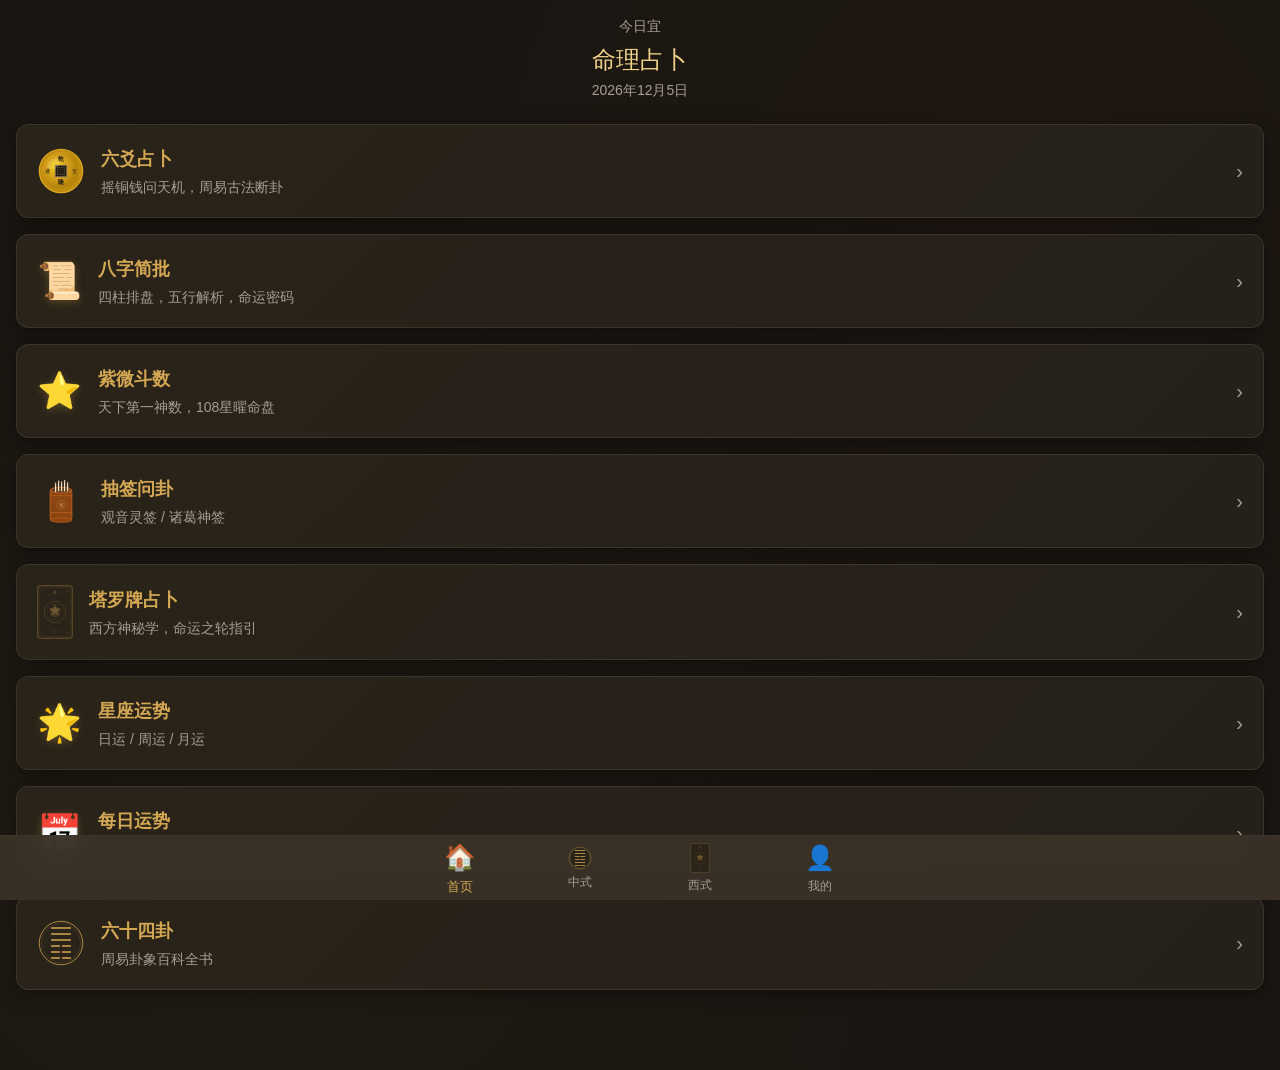
<file: app/src/main/assets/www/index.html>
<!DOCTYPE html>
<html lang="zh-CN">
  <head>
    <script type="module" crossorigin src="./assets/polyfills-Ccv0J010.js"></script>

    <meta charset="UTF-8" />
    <meta name="viewport" content="width=device-width, initial-scale=1.0, maximum-scale=1.0, user-scalable=no" />
    <meta name="theme-color" content="#1a1611" />
    <meta name="apple-mobile-web-app-capable" content="yes" />
    <meta name="apple-mobile-web-app-status-bar-style" content="black-translucent" />
    <title>命理占卜</title>
    <link rel="icon" href="./favicon.svg" />
    <link rel="manifest" href="./manifest.json" />


    <script type="module" crossorigin src="./assets/index-m5pdRp-6.js"></script>
    <link rel="stylesheet" crossorigin href="./assets/index-DjqcMFC4.css">
    <script type="module">import'data:text/javascript,if(!import.meta.resolve)throw Error("import.meta.resolve not supported")';import.meta.url;import("_").catch(()=>1);(async function*(){})().next();window.__vite_is_modern_browser=true</script>
    <script type="module">!function(){if(window.__vite_is_modern_browser)return;console.warn("vite: loading legacy chunks, syntax error above and the same error below should be ignored");var e=document.getElementById("vite-legacy-polyfill"),n=document.createElement("script");n.src=e.src,n.onload=function(){System.import(document.getElementById('vite-legacy-entry').getAttribute('data-src'))},document.body.appendChild(n)}();</script>
  </head>
  <body>
    <div id="root"></div>
    <script nomodule>!function(){var e=document,t=e.createElement("script");if(!("noModule"in t)&&"onbeforeload"in t){var n=!1;e.addEventListener("beforeload",(function(e){if(e.target===t)n=!0;else if(!e.target.hasAttribute("nomodule")||!n)return;e.preventDefault()}),!0),t.type="module",t.src=".",e.head.appendChild(t),t.remove()}}();</script>
    <script nomodule crossorigin id="vite-legacy-polyfill" src="./assets/polyfills-legacy-n7uCTvap.js"></script>
    <script nomodule crossorigin id="vite-legacy-entry" data-src="./assets/index-legacy-ChHw6uJR.js">System.import(document.getElementById('vite-legacy-entry').getAttribute('data-src'))</script>
  </body>
</html>
</file>
<file: app/src/main/assets/www/assets/index-DjqcMFC4.css>
*,:before,:after{--tw-border-spacing-x: 0;--tw-border-spacing-y: 0;--tw-translate-x: 0;--tw-translate-y: 0;--tw-rotate: 0;--tw-skew-x: 0;--tw-skew-y: 0;--tw-scale-x: 1;--tw-scale-y: 1;--tw-pan-x: ;--tw-pan-y: ;--tw-pinch-zoom: ;--tw-scroll-snap-strictness: proximity;--tw-gradient-from-position: ;--tw-gradient-via-position: ;--tw-gradient-to-position: ;--tw-ordinal: ;--tw-slashed-zero: ;--tw-numeric-figure: ;--tw-numeric-spacing: ;--tw-numeric-fraction: ;--tw-ring-inset: ;--tw-ring-offset-width: 0px;--tw-ring-offset-color: #fff;--tw-ring-color: rgb(59 130 246 / .5);--tw-ring-offset-shadow: 0 0 #0000;--tw-ring-shadow: 0 0 #0000;--tw-shadow: 0 0 #0000;--tw-shadow-colored: 0 0 #0000;--tw-blur: ;--tw-brightness: ;--tw-contrast: ;--tw-grayscale: ;--tw-hue-rotate: ;--tw-invert: ;--tw-saturate: ;--tw-sepia: ;--tw-drop-shadow: ;--tw-backdrop-blur: ;--tw-backdrop-brightness: ;--tw-backdrop-contrast: ;--tw-backdrop-grayscale: ;--tw-backdrop-hue-rotate: ;--tw-backdrop-invert: ;--tw-backdrop-opacity: ;--tw-backdrop-saturate: ;--tw-backdrop-sepia: ;--tw-contain-size: ;--tw-contain-layout: ;--tw-contain-paint: ;--tw-contain-style: }::backdrop{--tw-border-spacing-x: 0;--tw-border-spacing-y: 0;--tw-translate-x: 0;--tw-translate-y: 0;--tw-rotate: 0;--tw-skew-x: 0;--tw-skew-y: 0;--tw-scale-x: 1;--tw-scale-y: 1;--tw-pan-x: ;--tw-pan-y: ;--tw-pinch-zoom: ;--tw-scroll-snap-strictness: proximity;--tw-gradient-from-position: ;--tw-gradient-via-position: ;--tw-gradient-to-position: ;--tw-ordinal: ;--tw-slashed-zero: ;--tw-numeric-figure: ;--tw-numeric-spacing: ;--tw-numeric-fraction: ;--tw-ring-inset: ;--tw-ring-offset-width: 0px;--tw-ring-offset-color: #fff;--tw-ring-color: rgb(59 130 246 / .5);--tw-ring-offset-shadow: 0 0 #0000;--tw-ring-shadow: 0 0 #0000;--tw-shadow: 0 0 #0000;--tw-shadow-colored: 0 0 #0000;--tw-blur: ;--tw-brightness: ;--tw-contrast: ;--tw-grayscale: ;--tw-hue-rotate: ;--tw-invert: ;--tw-saturate: ;--tw-sepia: ;--tw-drop-shadow: ;--tw-backdrop-blur: ;--tw-backdrop-brightness: ;--tw-backdrop-contrast: ;--tw-backdrop-grayscale: ;--tw-backdrop-hue-rotate: ;--tw-backdrop-invert: ;--tw-backdrop-opacity: ;--tw-backdrop-saturate: ;--tw-backdrop-sepia: ;--tw-contain-size: ;--tw-contain-layout: ;--tw-contain-paint: ;--tw-contain-style: }*,:before,:after{box-sizing:border-box;border-width:0;border-style:solid;border-color:#e5e7eb}:before,:after{--tw-content: ""}html,:host{line-height:1.5;-webkit-text-size-adjust:100%;-moz-tab-size:4;-o-tab-size:4;tab-size:4;font-family:PingFang SC,Microsoft YaHei,sans-serif;font-feature-settings:normal;font-variation-settings:normal;-webkit-tap-highlight-color:transparent}body{margin:0;line-height:inherit}hr{height:0;color:inherit;border-top-width:1px}abbr:where([title]){-webkit-text-decoration:underline dotted;text-decoration:underline dotted}h1,h2,h3,h4,h5,h6{font-size:inherit;font-weight:inherit}a{color:inherit;text-decoration:inherit}b,strong{font-weight:bolder}code,kbd,samp,pre{font-family:ui-monospace,SFMono-Regular,Menlo,Monaco,Consolas,Liberation Mono,Courier New,monospace;font-feature-settings:normal;font-variation-settings:normal;font-size:1em}small{font-size:80%}sub,sup{font-size:75%;line-height:0;position:relative;vertical-align:baseline}sub{bottom:-.25em}sup{top:-.5em}table{text-indent:0;border-color:inherit;border-collapse:collapse}button,input,optgroup,select,textarea{font-family:inherit;font-feature-settings:inherit;font-variation-settings:inherit;font-size:100%;font-weight:inherit;line-height:inherit;letter-spacing:inherit;color:inherit;margin:0;padding:0}button,select{text-transform:none}button,input:where([type=button]),input:where([type=reset]),input:where([type=submit]){-webkit-appearance:button;background-color:transparent;background-image:none}:-moz-focusring{outline:auto}:-moz-ui-invalid{box-shadow:none}progress{vertical-align:baseline}::-webkit-inner-spin-button,::-webkit-outer-spin-button{height:auto}[type=search]{-webkit-appearance:textfield;outline-offset:-2px}::-webkit-search-decoration{-webkit-appearance:none}::-webkit-file-upload-button{-webkit-appearance:button;font:inherit}summary{display:list-item}blockquote,dl,dd,h1,h2,h3,h4,h5,h6,hr,figure,p,pre{margin:0}fieldset{margin:0;padding:0}legend{padding:0}ol,ul,menu{list-style:none;margin:0;padding:0}dialog{padding:0}textarea{resize:vertical}input::-moz-placeholder,textarea::-moz-placeholder{opacity:1;color:#9ca3af}input::placeholder,textarea::placeholder{opacity:1;color:#9ca3af}button,[role=button]{cursor:pointer}:disabled{cursor:default}img,svg,video,canvas,audio,iframe,embed,object{display:block;vertical-align:middle}img,video{max-width:100%;height:auto}[hidden]:where(:not([hidden=until-found])){display:none}.pointer-events-none{pointer-events:none}.fixed{position:fixed}.absolute{position:absolute}.relative{position:relative}.sticky{position:sticky}.inset-0{top:0;right:0;bottom:0;left:0}.bottom-0{bottom:0}.left-0{left:0}.left-3{left:.75rem}.right-0{right:0}.right-2{right:.5rem}.top-0{top:0}.top-1\/2{top:50%}.top-2{top:.5rem}.z-10{z-index:10}.z-20{z-index:20}.z-40{z-index:40}.z-50{z-index:50}.mx-auto{margin-left:auto;margin-right:auto}.-ml-2{margin-left:-.5rem}.mb-1{margin-bottom:.25rem}.mb-2{margin-bottom:.5rem}.mb-3{margin-bottom:.75rem}.mb-4{margin-bottom:1rem}.mb-6{margin-bottom:1.5rem}.ml-2{margin-left:.5rem}.mt-1{margin-top:.25rem}.mt-2{margin-top:.5rem}.mt-4{margin-top:1rem}.mt-6{margin-top:1.5rem}.line-clamp-1{overflow:hidden;display:-webkit-box;-webkit-box-orient:vertical;-webkit-line-clamp:1}.block{display:block}.flex{display:flex}.grid{display:grid}.h-10{height:2.5rem}.h-12{height:3rem}.h-16{height:4rem}.h-2{height:.5rem}.h-20{height:5rem}.h-24{height:6rem}.h-4{height:1rem}.h-40{height:10rem}.h-48{height:12rem}.h-80{height:20rem}.h-full{height:100%}.max-h-60{max-height:15rem}.min-h-screen{min-height:100vh}.w-10{width:2.5rem}.w-12{width:3rem}.w-16{width:4rem}.w-4{width:1rem}.w-8{width:2rem}.w-full{width:100%}.min-w-0{min-width:0px}.max-w-lg{max-width:32rem}.max-w-sm{max-width:24rem}.flex-1{flex:1 1 0%}.flex-shrink-0,.shrink-0{flex-shrink:0}.-translate-y-1\/2{--tw-translate-y: -50%;transform:translate(var(--tw-translate-x),var(--tw-translate-y)) rotate(var(--tw-rotate)) skew(var(--tw-skew-x)) skewY(var(--tw-skew-y)) scaleX(var(--tw-scale-x)) scaleY(var(--tw-scale-y))}.scale-105{--tw-scale-x: 1.05;--tw-scale-y: 1.05;transform:translate(var(--tw-translate-x),var(--tw-translate-y)) rotate(var(--tw-rotate)) skew(var(--tw-skew-x)) skewY(var(--tw-skew-y)) scaleX(var(--tw-scale-x)) scaleY(var(--tw-scale-y))}.transform{transform:translate(var(--tw-translate-x),var(--tw-translate-y)) rotate(var(--tw-rotate)) skew(var(--tw-skew-x)) skewY(var(--tw-skew-y)) scaleX(var(--tw-scale-x)) scaleY(var(--tw-scale-y))}@keyframes pulse{50%{opacity:.5}}.animate-pulse{animation:pulse 2s cubic-bezier(.4,0,.6,1) infinite}.cursor-pointer{cursor:pointer}.resize-none{resize:none}.grid-cols-2{grid-template-columns:repeat(2,minmax(0,1fr))}.grid-cols-3{grid-template-columns:repeat(3,minmax(0,1fr))}.grid-cols-4{grid-template-columns:repeat(4,minmax(0,1fr))}.flex-col{flex-direction:column}.flex-wrap{flex-wrap:wrap}.items-start{align-items:flex-start}.items-center{align-items:center}.justify-center{justify-content:center}.justify-between{justify-content:space-between}.justify-around{justify-content:space-around}.gap-2{gap:.5rem}.gap-3{gap:.75rem}.gap-4{gap:1rem}.-space-x-4>:not([hidden])~:not([hidden]){--tw-space-x-reverse: 0;margin-right:calc(-1rem * var(--tw-space-x-reverse));margin-left:calc(-1rem * calc(1 - var(--tw-space-x-reverse)))}.space-y-2>:not([hidden])~:not([hidden]){--tw-space-y-reverse: 0;margin-top:calc(.5rem * calc(1 - var(--tw-space-y-reverse)));margin-bottom:calc(.5rem * var(--tw-space-y-reverse))}.space-y-3>:not([hidden])~:not([hidden]){--tw-space-y-reverse: 0;margin-top:calc(.75rem * calc(1 - var(--tw-space-y-reverse)));margin-bottom:calc(.75rem * var(--tw-space-y-reverse))}.space-y-4>:not([hidden])~:not([hidden]){--tw-space-y-reverse: 0;margin-top:calc(1rem * calc(1 - var(--tw-space-y-reverse)));margin-bottom:calc(1rem * var(--tw-space-y-reverse))}.space-y-6>:not([hidden])~:not([hidden]){--tw-space-y-reverse: 0;margin-top:calc(1.5rem * calc(1 - var(--tw-space-y-reverse)));margin-bottom:calc(1.5rem * var(--tw-space-y-reverse))}.divide-y>:not([hidden])~:not([hidden]){--tw-divide-y-reverse: 0;border-top-width:calc(1px * calc(1 - var(--tw-divide-y-reverse)));border-bottom-width:calc(1px * var(--tw-divide-y-reverse))}.divide-border>:not([hidden])~:not([hidden]){--tw-divide-opacity: 1;border-color:rgb(61 53 41 / var(--tw-divide-opacity, 1))}.overflow-hidden{overflow:hidden}.overflow-x-auto{overflow-x:auto}.overflow-y-auto{overflow-y:auto}.truncate{overflow:hidden;text-overflow:ellipsis;white-space:nowrap}.whitespace-nowrap{white-space:nowrap}.whitespace-pre-wrap{white-space:pre-wrap}.rounded{border-radius:.25rem}.rounded-2xl{border-radius:1rem}.rounded-full{border-radius:9999px}.rounded-lg{border-radius:.5rem}.rounded-xl{border-radius:.75rem}.border{border-width:1px}.border-2{border-width:2px}.border-b{border-bottom-width:1px}.border-t{border-top-width:1px}.border-border{--tw-border-opacity: 1;border-color:rgb(61 53 41 / var(--tw-border-opacity, 1))}.border-primary{--tw-border-opacity: 1;border-color:rgb(212 168 83 / var(--tw-border-opacity, 1))}.border-primary\/30{border-color:rgba(212,168,83,.3)}.border-transparent{border-color:transparent}.bg-accent\/20{background-color:rgba(196,65,59,.2)}.bg-accent\/90{background-color:rgba(196,65,59,.9)}.bg-bg{--tw-bg-opacity: 1;background-color:rgb(26 22 17 / var(--tw-bg-opacity, 1))}.bg-bg-card{--tw-bg-opacity: 1;background-color:rgb(42 35 25 / var(--tw-bg-opacity, 1))}.bg-bg-elevated{--tw-bg-opacity: 1;background-color:rgb(58 50 40 / var(--tw-bg-opacity, 1))}.bg-bg-elevated\/95{background-color:rgba(58,50,40,.95)}.bg-bg\/90{background-color:rgba(26,22,17,.9)}.bg-black\/60{background-color:rgba(0,0,0,.6)}.bg-border{--tw-bg-opacity: 1;background-color:rgb(61 53 41 / var(--tw-bg-opacity, 1))}.bg-danger{--tw-bg-opacity: 1;background-color:rgb(212 80 80 / var(--tw-bg-opacity, 1))}.bg-danger\/20{background-color:rgba(212,80,80,.2)}.bg-primary{--tw-bg-opacity: 1;background-color:rgb(212 168 83 / var(--tw-bg-opacity, 1))}.bg-primary\/20{background-color:rgba(212,168,83,.2)}.bg-success{--tw-bg-opacity: 1;background-color:rgb(124 185 122 / var(--tw-bg-opacity, 1))}.bg-success\/20{background-color:rgba(124,185,122,.2)}.bg-text-dim{--tw-bg-opacity: 1;background-color:rgb(166 158 145 / var(--tw-bg-opacity, 1))}.bg-gradient-to-b{background-image:linear-gradient(to bottom,var(--tw-gradient-stops))}.from-primary\/20{--tw-gradient-from: rgb(212 168 83 / .2) var(--tw-gradient-from-position);--tw-gradient-to: rgb(212 168 83 / 0) var(--tw-gradient-to-position);--tw-gradient-stops: var(--tw-gradient-from), var(--tw-gradient-to)}.to-primary\/10{--tw-gradient-to: rgb(212 168 83 / .1) var(--tw-gradient-to-position)}.object-cover{-o-object-fit:cover;object-fit:cover}.p-2{padding:.5rem}.p-3{padding:.75rem}.p-4{padding:1rem}.p-5{padding:1.25rem}.p-6{padding:1.5rem}.px-2{padding-left:.5rem;padding-right:.5rem}.px-3{padding-left:.75rem;padding-right:.75rem}.px-4{padding-left:1rem;padding-right:1rem}.px-6{padding-left:1.5rem;padding-right:1.5rem}.px-8{padding-left:2rem;padding-right:2rem}.py-0\.5{padding-top:.125rem;padding-bottom:.125rem}.py-1{padding-top:.25rem;padding-bottom:.25rem}.py-1\.5{padding-top:.375rem;padding-bottom:.375rem}.py-2{padding-top:.5rem;padding-bottom:.5rem}.py-3{padding-top:.75rem;padding-bottom:.75rem}.py-4{padding-top:1rem;padding-bottom:1rem}.pb-2{padding-bottom:.5rem}.pb-20{padding-bottom:5rem}.pl-10{padding-left:2.5rem}.pt-3{padding-top:.75rem}.pt-4{padding-top:1rem}.text-left{text-align:left}.text-center{text-align:center}.text-right{text-align:right}.font-mono{font-family:ui-monospace,SFMono-Regular,Menlo,Monaco,Consolas,Liberation Mono,Courier New,monospace}.font-sans{font-family:PingFang SC,Microsoft YaHei,sans-serif}.font-serif{font-family:STKaiti,KaiTi,SimSun,serif}.text-2xl{font-size:1.5rem;line-height:2rem}.text-3xl{font-size:1.875rem;line-height:2.25rem}.text-4xl{font-size:2.25rem;line-height:2.5rem}.text-5xl{font-size:3rem;line-height:1}.text-lg{font-size:1.125rem;line-height:1.75rem}.text-sm{font-size:.875rem;line-height:1.25rem}.text-xl{font-size:1.25rem;line-height:1.75rem}.text-xs{font-size:.75rem;line-height:1rem}.font-bold{font-weight:700}.font-medium{font-weight:500}.font-semibold{font-weight:600}.leading-relaxed{line-height:1.625}.leading-tight{line-height:1.25}.tracking-wider{letter-spacing:.05em}.text-accent{--tw-text-opacity: 1;color:rgb(196 65 59 / var(--tw-text-opacity, 1))}.text-bg{--tw-text-opacity: 1;color:rgb(26 22 17 / var(--tw-text-opacity, 1))}.text-danger{--tw-text-opacity: 1;color:rgb(212 80 80 / var(--tw-text-opacity, 1))}.text-primary{--tw-text-opacity: 1;color:rgb(212 168 83 / var(--tw-text-opacity, 1))}.text-success{--tw-text-opacity: 1;color:rgb(124 185 122 / var(--tw-text-opacity, 1))}.text-text{--tw-text-opacity: 1;color:rgb(245 240 232 / var(--tw-text-opacity, 1))}.text-text-dim{--tw-text-opacity: 1;color:rgb(166 158 145 / var(--tw-text-opacity, 1))}.text-white{--tw-text-opacity: 1;color:rgb(255 255 255 / var(--tw-text-opacity, 1))}.placeholder-text-dim::-moz-placeholder{--tw-placeholder-opacity: 1;color:rgb(166 158 145 / var(--tw-placeholder-opacity, 1))}.placeholder-text-dim::placeholder{--tw-placeholder-opacity: 1;color:rgb(166 158 145 / var(--tw-placeholder-opacity, 1))}.opacity-0{opacity:0}.opacity-100{opacity:1}.opacity-75{opacity:.75}.shadow-lg{--tw-shadow: 0 10px 15px -3px rgb(0 0 0 / .1), 0 4px 6px -4px rgb(0 0 0 / .1);--tw-shadow-colored: 0 10px 15px -3px var(--tw-shadow-color), 0 4px 6px -4px var(--tw-shadow-color);box-shadow:var(--tw-ring-offset-shadow, 0 0 #0000),var(--tw-ring-shadow, 0 0 #0000),var(--tw-shadow)}.filter{filter:var(--tw-blur) var(--tw-brightness) var(--tw-contrast) var(--tw-grayscale) var(--tw-hue-rotate) var(--tw-invert) var(--tw-saturate) var(--tw-sepia) var(--tw-drop-shadow)}.backdrop-blur-md{--tw-backdrop-blur: blur(12px);backdrop-filter:var(--tw-backdrop-blur) var(--tw-backdrop-brightness) var(--tw-backdrop-contrast) var(--tw-backdrop-grayscale) var(--tw-backdrop-hue-rotate) var(--tw-backdrop-invert) var(--tw-backdrop-opacity) var(--tw-backdrop-saturate) var(--tw-backdrop-sepia)}.transition-all{transition-property:all;transition-timing-function:cubic-bezier(.4,0,.2,1);transition-duration:.15s}.transition-colors{transition-property:color,background-color,border-color,text-decoration-color,fill,stroke;transition-timing-function:cubic-bezier(.4,0,.2,1);transition-duration:.15s}.transition-opacity{transition-property:opacity;transition-timing-function:cubic-bezier(.4,0,.2,1);transition-duration:.15s}.transition-transform{transition-property:transform;transition-timing-function:cubic-bezier(.4,0,.2,1);transition-duration:.15s}.duration-200{transition-duration:.2s}.duration-300{transition-duration:.3s}.duration-500{transition-duration:.5s}:root{--color-bg: #1a1611;--color-bg-card: #2a2319;--color-bg-elevated: #3a3228;--color-primary: #d4a853;--color-primary-dim: #b8944a;--color-accent: #c4413b;--color-text: #f5f0e8;--color-text-dim: #a69e91;--color-border: #3d3529;--color-success: #7cb97a;--color-danger: #d45050}*{margin:0;padding:0;box-sizing:border-box}body{font-family:Noto Sans SC,Source Han Sans SC,-apple-system,BlinkMacSystemFont,sans-serif;background-color:var(--color-bg);color:var(--color-text);min-height:100vh;-webkit-font-smoothing:antialiased;-moz-osx-font-smoothing:grayscale}#root{min-height:100vh}.mystical-bg{background-image:radial-gradient(circle at 20% 80%,rgba(212,168,83,.03) 0%,transparent 50%),radial-gradient(circle at 80% 20%,rgba(196,65,59,.03) 0%,transparent 50%)}.paper-card{background:linear-gradient(135deg,var(--color-bg-card) 0%,#25201a 100%);border:1px solid var(--color-border);border-radius:12px;box-shadow:0 4px 20px rgba(0,0,0,.4)}.btn-primary{background:linear-gradient(135deg,var(--color-primary) 0%,var(--color-primary-dim) 100%);color:#1a1611;border-radius:9999px;font-weight:600;transition:all .2s ease}.btn-primary:active{transform:scale(.98);opacity:.9}.safe-bottom{padding-bottom:calc(80px + env(safe-area-inset-bottom,0px))}::-webkit-scrollbar{width:4px}::-webkit-scrollbar-track{background:transparent}::-webkit-scrollbar-thumb{background:var(--color-border);border-radius:2px}.text-golden{background:linear-gradient(135deg,#d4a853,#f0d48a,#d4a853);-webkit-background-clip:text;-webkit-text-fill-color:transparent;background-clip:text}.bagua-symbol{font-family:"Noto Serif SC",serif;text-shadow:0 2px 8px rgba(212,168,83,.3)}@keyframes shake{0%,to{transform:translate(0) rotate(0)}10%{transform:translate(-5px) rotate(-5deg)}20%{transform:translate(5px) rotate(5deg)}30%{transform:translate(-5px) rotate(-3deg)}40%{transform:translate(5px) rotate(3deg)}50%{transform:translate(-3px) rotate(-2deg)}60%{transform:translate(3px) rotate(2deg)}70%{transform:translate(-2px) rotate(-1deg)}80%{transform:translate(2px) rotate(1deg)}90%{transform:translate(-1px) rotate(0)}}.animate-shake{animation:shake .5s ease-in-out infinite}@keyframes flip{0%{transform:rotateY(0)}to{transform:rotateY(180deg)}}.animate-flip{animation:flip .6s ease-in-out forwards;transform-style:preserve-3d}@keyframes coin-spin{0%{transform:rotateY(0) rotateX(0)}25%{transform:rotateY(90deg) rotateX(10deg)}50%{transform:rotateY(180deg) rotateX(0)}75%{transform:rotateY(270deg) rotateX(-10deg)}to{transform:rotateY(360deg) rotateX(0)}}.animate-coin-spin{animation:coin-spin .8s ease-in-out}@keyframes coin-shake{0%{transform:translate(0) rotate(0)}10%{transform:translate(-3px,-2px) rotate(-10deg)}20%{transform:translate(3px,2px) rotate(10deg)}30%{transform:translate(-2px,3px) rotate(-8deg)}40%{transform:translate(2px,-3px) rotate(8deg)}50%{transform:translate(-3px,1px) rotate(-12deg)}60%{transform:translate(3px,-1px) rotate(12deg)}70%{transform:translate(-1px,2px) rotate(-6deg)}80%{transform:translate(1px,-2px) rotate(6deg)}90%{transform:translate(-2px) rotate(-3deg)}to{transform:translate(0) rotate(0)}}.animate-coin-shake{animation:coin-shake .6s ease-in-out infinite}@keyframes coin-toss{0%{transform:translateY(0) rotateX(0) scale(1)}30%{transform:translateY(-30px) rotateX(180deg) scale(1.1)}50%{transform:translateY(-40px) rotateX(360deg) scale(1.15)}70%{transform:translateY(-30px) rotateX(540deg) scale(1.1)}to{transform:translateY(0) rotateX(720deg) scale(1)}}.animate-coin-toss{animation:coin-toss 1s ease-in-out}@keyframes stick-shake{0%,to{transform:translate(0) rotate(0)}5%{transform:translate(-8px) rotate(-8deg)}10%{transform:translate(8px) rotate(8deg)}15%{transform:translate(-6px) rotate(-6deg)}20%{transform:translate(6px) rotate(6deg)}25%{transform:translate(-4px) rotate(-4deg)}30%{transform:translate(4px) rotate(4deg)}35%{transform:translate(-2px) rotate(-2deg)}40%{transform:translate(2px) rotate(2deg)}45%{transform:translate(-1px) rotate(-1deg)}50%{transform:translate(1px) rotate(1deg)}}.animate-stick-shake{animation:stick-shake .8s ease-in-out infinite}@keyframes sign-fly{0%{transform:translateY(0) rotate(0);opacity:1}50%{transform:translateY(-50px) rotate(15deg);opacity:.8}to{transform:translateY(-100px) rotate(-10deg);opacity:0}}.animate-sign-fly{animation:sign-fly 1s ease-out forwards}.hover\:border-primary\/50:hover{border-color:rgba(212,168,83,.5)}.hover\:bg-bg-card:hover{--tw-bg-opacity: 1;background-color:rgb(42 35 25 / var(--tw-bg-opacity, 1))}.hover\:bg-bg-card\/50:hover{background-color:rgba(42,35,25,.5)}.hover\:bg-danger\/20:hover{background-color:rgba(212,80,80,.2)}.hover\:text-text:hover{--tw-text-opacity: 1;color:rgb(245 240 232 / var(--tw-text-opacity, 1))}.focus\:border-primary:focus{--tw-border-opacity: 1;border-color:rgb(212 168 83 / var(--tw-border-opacity, 1))}.focus\:outline-none:focus{outline:2px solid transparent;outline-offset:2px}.active\:scale-95:active{--tw-scale-x: .95;--tw-scale-y: .95;transform:translate(var(--tw-translate-x),var(--tw-translate-y)) rotate(var(--tw-rotate)) skew(var(--tw-skew-x)) skewY(var(--tw-skew-y)) scaleX(var(--tw-scale-x)) scaleY(var(--tw-scale-y))}.active\:scale-\[0\.98\]:active{--tw-scale-x: .98;--tw-scale-y: .98;transform:translate(var(--tw-translate-x),var(--tw-translate-y)) rotate(var(--tw-rotate)) skew(var(--tw-skew-x)) skewY(var(--tw-skew-y)) scaleX(var(--tw-scale-x)) scaleY(var(--tw-scale-y))}.active\:opacity-90:active{opacity:.9}.disabled\:opacity-50:disabled{opacity:.5}
</file>
